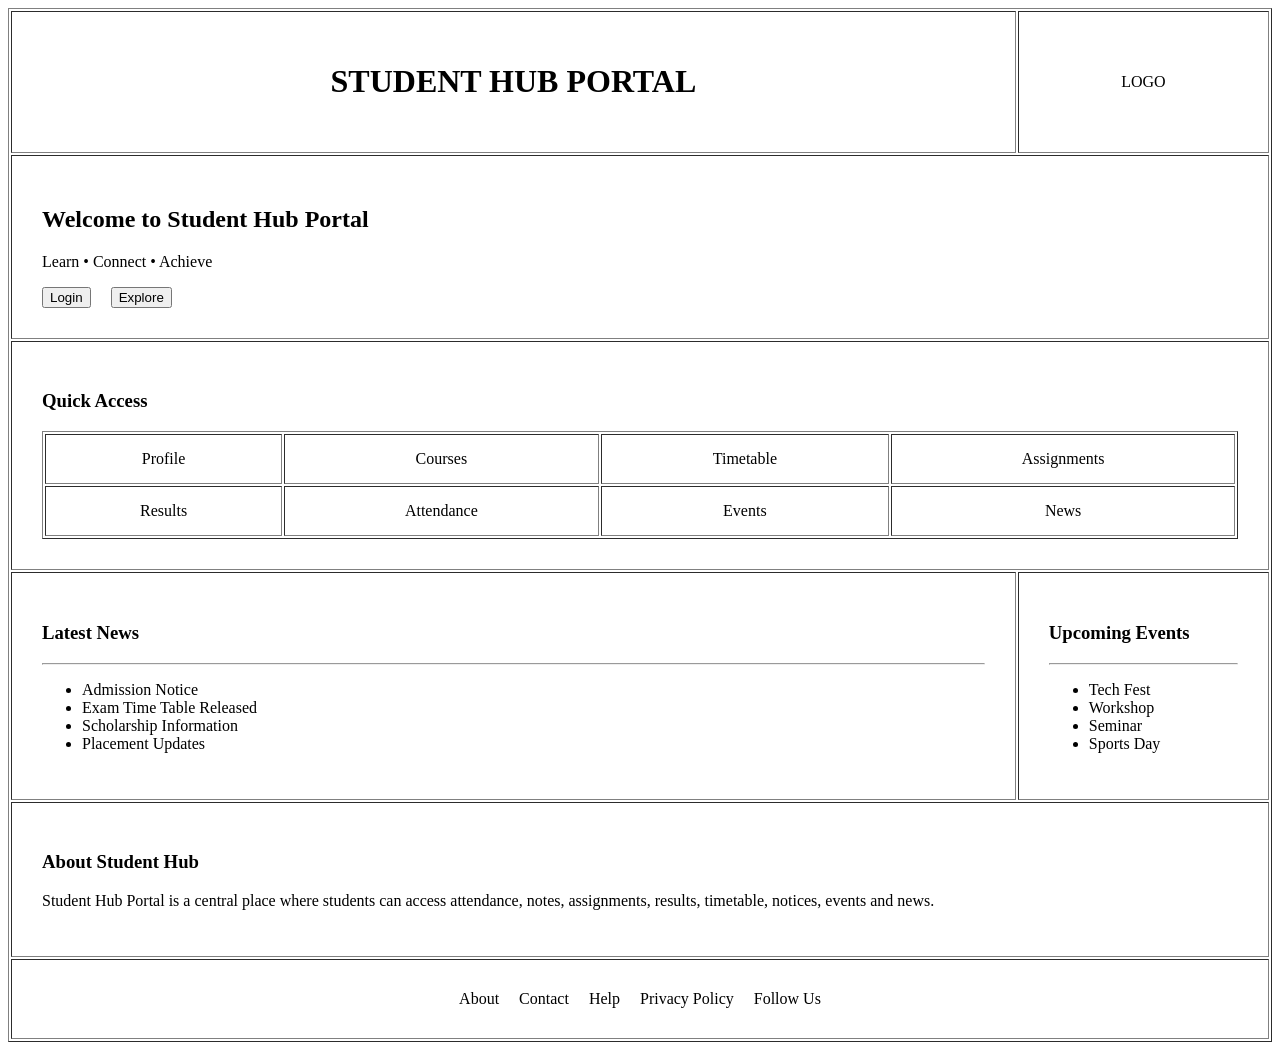
<file: index.html>
<!DOCTYPE html>
<html lang="en">
<head>
    <meta charset="UTF-8">
    <meta name="viewport" content="width=device-width, initial-scale=1.0">
    <title>Student Hub Portal - Home</title>
</head>
<body>

    <table border="1" width="100%" cellpadding="30">
        <tr>
            <td width="80%" align="center">
                <h1><b>STUDENT HUB PORTAL</b></h1>
            </td>
            <td width="20%" align="center">LOGO </td>
        </tr>

        <tr>
            <td colspan="2" >
                <h2>Welcome to Student Hub Portal</h2>
                <p>Learn • Connect • Achieve</p>
                <!-- <div style="display: flex; justify-content: flex-end; gap: 10px;"> -->
                <a href="login.html"><button>Login</button></a>
                &nbsp;&nbsp;&nbsp;
                <button>Explore</button>
                </div>
            </td>
        </tr>
        <tr>
            <td colspan="2">
                <h3>Quick Access</h3>
                <table width="100%" border="1" cellpadding="15">
                    <tr align="center">
                        <td>Profile</td>
                        <td>Courses</td>
                        <td>Timetable</td>      
                        <td>Assignments</td>
                    </tr>
                    <tr align="center">
                        <td>Results</td>
                        <td>Attendance</td>
                        <td>Events</td>
                        <td>News</td>
                    </tr>
                </table>
            </td>
        </tr>

        <tr>
            <td width="60%" valign="top">
                <h3>Latest News</h3>
                <hr>
                <ul>
                    <li>Admission Notice</li>
                    <li>Exam Time Table Released</li>
                    <li>Scholarship Information</li>
                    <li>Placement Updates</li>

                </ul>

            </td>

            <td width="40%" valign="top">

                <h3>Upcoming Events</h3>
                <hr>
                <ul>

                    <li>Tech Fest</li>
                    <li>Workshop</li>
                    <li>Seminar</li>
                    <li>Sports Day</li>

                </ul>
            </td>
        </tr>
        <tr>

            <td colspan="2">
                <h3>About Student Hub</h3>
                <p>

                    Student Hub Portal is a central place where students can
                    access attendance, notes, assignments, results,
                    timetable, notices, events and news.

                </p>
            </td
        </tr>
        <tr align="center">

            <td colspan="2">
                About &nbsp;&nbsp;&nbsp;
                Contact &nbsp;&nbsp;&nbsp;
                Help &nbsp;&nbsp;&nbsp;
                Privacy Policy &nbsp;&nbsp;&nbsp;
                Follow Us
            </td>

        </tr>
    </table>
</body>
</html>
</file>
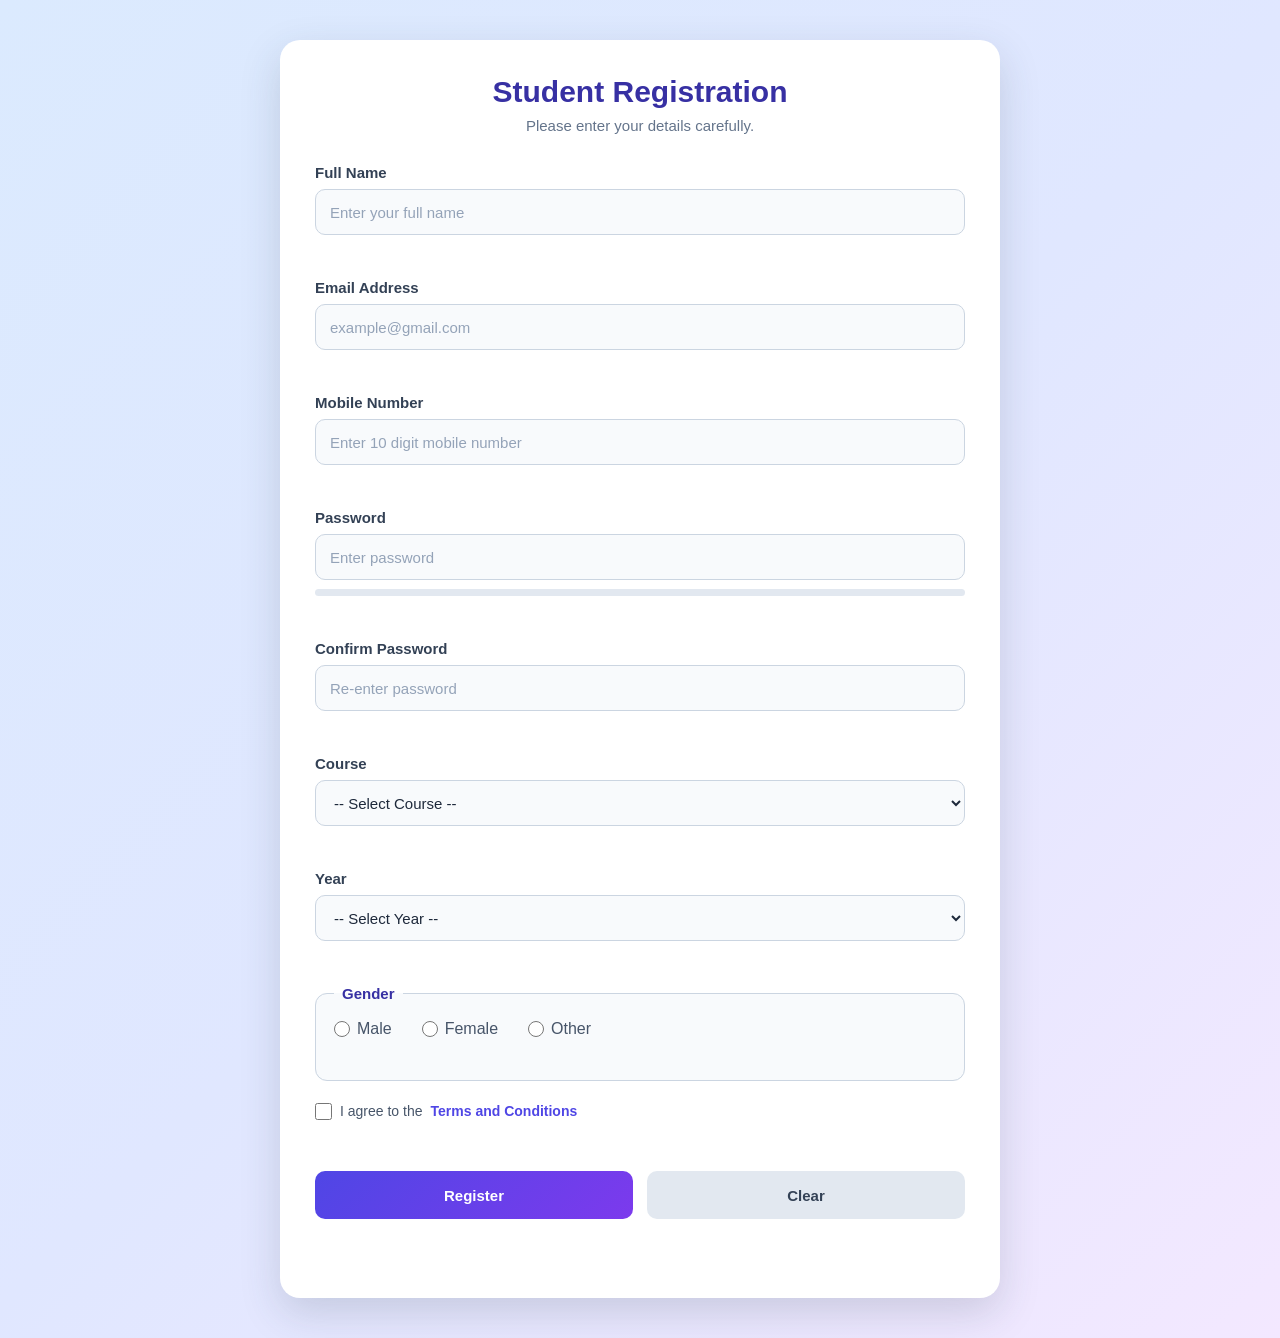
<file: Practical-5/index.html>
<!DOCTYPE html>
<html lang="en">

<head>
    <meta charset="UTF-8">
    <meta name="viewport"
          content="width=device-width, initial-scale=1.0">

    <title>Student Registration Form</title>

    <link rel="stylesheet" href="style.css">
</head>

<body>

    <main class="container">
        <section class="form-card">
            <h1>Student Registration</h1>

            <p class="subtitle">
                Please enter your details carefully.
            </p>

            <form id="registrationForm" novalidate>

                <div class="form-group">

                    <label for="name">
                        Full Name
                    </label>

                    <input
                        type="text"
                        id="name"
                        name="name"
                        placeholder="Enter your full name"
                        autocomplete="name"
                        required
                    >

                    <small id="nameError" class="error"></small>

                </div>

                <div class="form-group">

                    <label for="email">
                        Email Address
                    </label>

                    <input
                        type="email"
                        id="email"
                        name="email"
                        placeholder="example@gmail.com"
                        autocomplete="email"
                        required
                    >

                    <small id="emailError" class="error"></small>

                </div>

                <div class="form-group">

                    <label for="mobile">
                        Mobile Number
                    </label>

                    <input
                        type="tel"
                        id="mobile"
                        name="mobile"
                        placeholder="Enter 10 digit mobile number"
                        maxlength="10"
                        inputmode="numeric"
                        autocomplete="tel"
                        required
                    >

                    <small id="mobileError" class="error"></small>

                </div>

                <div class="form-group">

                    <label for="password">
                        Password
                    </label>

                    <input
                        type="password"
                        id="password"
                        name="password"
                        placeholder="Enter password"
                        autocomplete="new-password"
                        required
                    >

                    <div class="strength-container">

                        <div
                            id="strengthBar"
                            class="strength-bar">
                        </div>

                    </div>

                    <small
                        id="strengthText"
                        class="strength-text">
                    </small>

                    <small
                        id="passwordError"
                        class="error">
                    </small>

                </div>

                <div class="form-group">

                    <label for="confirmPassword">
                        Confirm Password
                    </label>

                    <input
                        type="password"
                        id="confirmPassword"
                        name="confirmPassword"
                        placeholder="Re-enter password"
                        autocomplete="new-password"
                        required
                    >

                    <small
                        id="confirmPasswordError"
                        class="error">
                    </small>

                </div>

                <div class="form-group">

                    <label for="course">
                        Course
                    </label>

                    <select id="course" name="course" required>

                        <option value="">
                            -- Select Course --
                        </option>

                        <option value="BCA">
                            BCA
                        </option>

                        <option value="BBA">
                            BBA
                        </option>

                        <option value="B.Tech">
                            B.Tech
                        </option>

                        <option value="MCA">
                            MCA
                        </option>

                    </select>

                    <small
                        id="courseError"
                        class="error">
                    </small>

                </div>

                <div class="form-group">

                    <label for="year">
                        Year
                    </label>

                    <select id="year" name="year" required>

                        <option value="">
                            -- Select Year --
                        </option>

                        <option value="1">
                            First Year
                        </option>

                        <option value="2">
                            Second Year
                        </option>

                        <option value="3">
                            Third Year
                        </option>

                        <option value="4">
                            Fourth Year
                        </option>

                    </select>

                    <small
                        id="yearError"
                        class="error">
                    </small>

                </div>

                <fieldset>

                    <legend>Gender</legend>
                    <div class="gender-options">

                        <label>
                            <input
                                type="radio"
                                name="gender"
                                value="Male"
                            >
                            Male
                        </label>

                        <label>
                            <input
                                type="radio"
                                name="gender"
                                value="Female"
                            >
                            Female
                        </label>

                        <label>
                            <input
                                type="radio"
                                name="gender"
                                value="Other"
                            >
                            Other
                        </label>

                    </div>

                    <small
                        id="genderError"
                        class="error">
                    </small>

                </fieldset>

                <div class="terms">

                    <label>

                        <input
                            type="checkbox"
                            id="terms"
                            name="terms"
                        >

                        I agree to the
                        <span>Terms and Conditions</span>

                    </label>

                    <small
                        id="termsError"
                        class="error">
                    </small>

                </div>

                <div class="buttons">

                    <button
                        type="submit"
                        id="submitButton">
                        Register
                    </button>

                    <button
                        type="reset"
                        id="resetButton">
                        Clear
                    </button>

                </div>

                <div
                    id="successMessage"
                    class="success"
                    role="alert">
                </div>

            </form>
        </section>
    </main>

    <script src="script.js"></script>

</body>
</html>
</file>
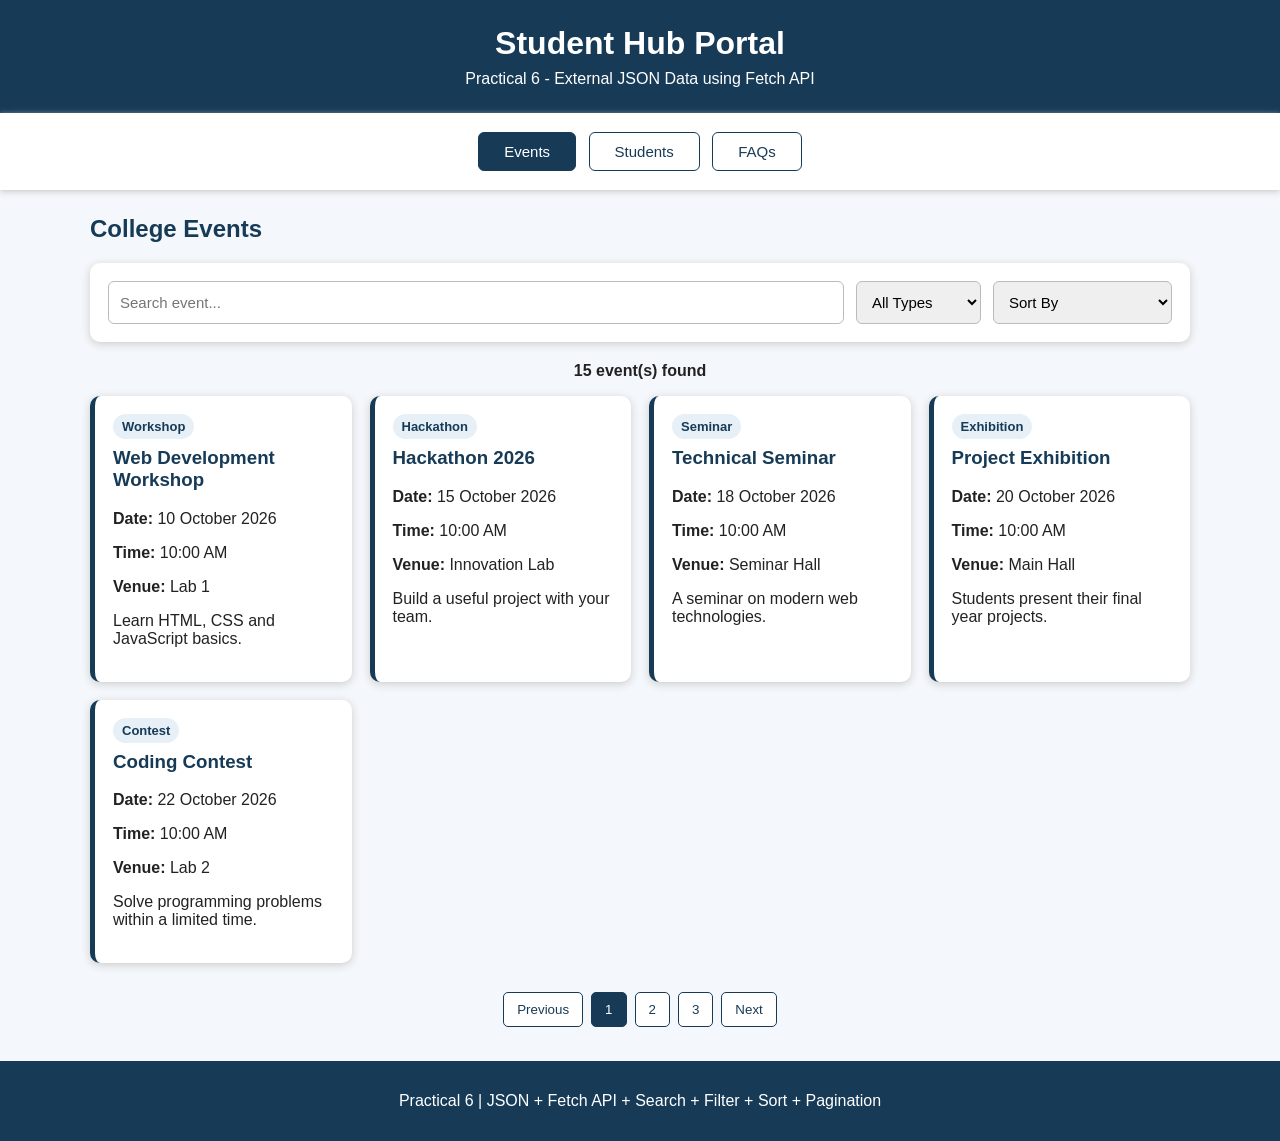
<file: Practical_6/index.html>
<!DOCTYPE html>
<html lang="en">
<head>
    <meta charset="UTF-8">
    <meta name="viewport" content="width=device-width, initial-scale=1.0">
    <title>Student Hub - Practical 6</title>
    <link rel="stylesheet" href="style.css">
</head>
<body>

<header>
    <h1>Student Hub Portal</h1>
    <p>Practical 6 - External JSON Data using Fetch API</p>
</header>

<nav class="menu">
    <button class="menu-btn active" onclick="showSection('events')">Events</button>
    <button class="menu-btn" onclick="showSection('students')">Students</button>
    <button class="menu-btn" onclick="showSection('faqs')">FAQs</button>
</nav>

<main>
    <section id="eventsSection" class="section">
        <h2>College Events</h2>

        <div class="controls">
            <input type="text" id="eventSearch" placeholder="Search event...">
            <select id="eventFilter">
                <option value="all">All Types</option>
            </select>
            <select id="eventSort">
                <option value="default">Sort By</option>
                <option value="nameAsc">Name A-Z</option>
                <option value="nameDesc">Name Z-A</option>
                <option value="dateAsc">Date Oldest-Newest</option>
                <option value="dateDesc">Date Newest-Oldest</option>
            </select>
        </div>

        <p id="eventStatus" class="status">Loading events...</p>
        <div id="eventContainer" class="grid"></div>
        <div id="eventPagination" class="pagination"></div>
    </section>

    <section id="studentsSection" class="section hidden">
        <h2>Student Profiles</h2>

        <div class="controls">
            <input type="text" id="studentSearch" placeholder="Search student...">
            <select id="studentCourse">
                <option value="all">All Courses</option>
            </select>
            <select id="studentSort">
                <option value="default">Sort By</option>
                <option value="nameAsc">Name A-Z</option>
                <option value="nameDesc">Name Z-A</option>
            </select>
        </div>

        <p id="studentStatus" class="status">Loading students...</p>
        <div id="studentContainer" class="grid"></div>
        <div id="studentPagination" class="pagination"></div>
    </section>

    <section id="faqsSection" class="section hidden">
        <h2>Frequently Asked Questions</h2>

        <div class="controls">
            <input type="text" id="faqSearch" placeholder="Search question...">
        </div>

        <p id="faqStatus" class="status">Loading FAQs...</p>
        <div id="faqContainer"></div>
        <div id="faqPagination" class="pagination"></div>
    </section>
</main>

<footer>
    <p>Practical 6 | JSON + Fetch API + Search + Filter + Sort + Pagination</p>
</footer>

<script src="script.js"></script>
</body>
</html>
</file>
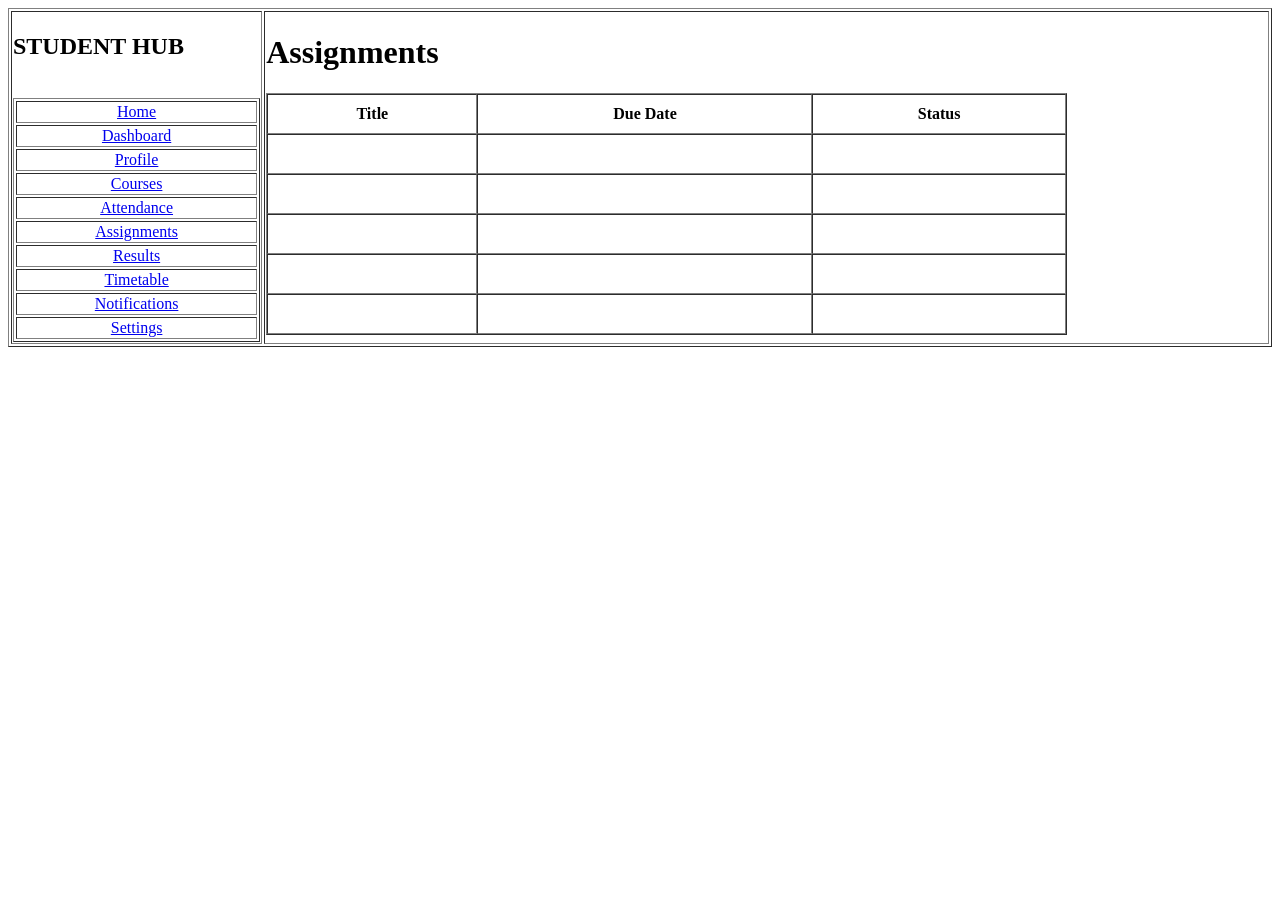
<file: assignments.html>
<!DOCTYPE html>
<html>
<head>
    <title>Student Hub - Attendance</title>
</head>

<body>

<table border="1" width="100%">
    <tr>
        <td width="20%" valign="top">
            <h2>STUDENT HUB</h2>
             <br>
            <table border="1" width="100%">
                <tr>
                    <td align="center"><a href="index.html">Home</a></td>
                </tr>
                <tr>
                    <td align="center"><a href="dashboard.html">Dashboard</a></td>
                </tr>
                <tr>
                    <td align="center"><a href="profile.html">Profile</a></td>
                </tr>
                <tr>
                    <td align="center"><a href="courses.html">Courses</a></td>
                </tr>
                <tr>
                    <td align="center"><a href="attendance.html">Attendance</a></td>
                </tr>
                <tr>
                    <td align="center"><a href="assignments.html">Assignments</a></td>
                </tr>
                <tr>
                    <td align="center"><a href="results.html">Results</a></td>
                </tr>
                <tr>
                    <td align="center"><a href="timetable.html">Timetable</a></td>
                </tr>
                <tr>
                    <td align="center"><a href="notifications.html">Notifications</a></td>
                </tr>
                <tr>
                    <td align="center"><a href="settings.html">Settings</a></td>
                </tr>
            </table>
        </td>
    <td valign="top">
        <h1>Assignments</h1>
        <table border="1" width="80%" cellspacing="0" cellpadding="10">
            <tr>    
                <th>Title</th>
                <th>Due Date</th>
                <th>Status</th>
            </tr>

            <tr>
                <td>&nbsp;</td>
                <td></td>
                <td></td>
            </tr>

            <tr>
                <td>&nbsp;</td>
                <td></td>
                <td></td>
            </tr>

            <tr>
                <td>&nbsp;</td>
                <td></td>
                <td></td>
            </tr>

            <tr>
                <td>&nbsp;</td>
                <td></td>
                <td></td>
            </tr>

            <tr>
                <td>&nbsp;</td>
                <td></td>
                <td></td>
            </tr>

        </table>
    </td>
</tr>
</table>
</body>
</html>
</file>
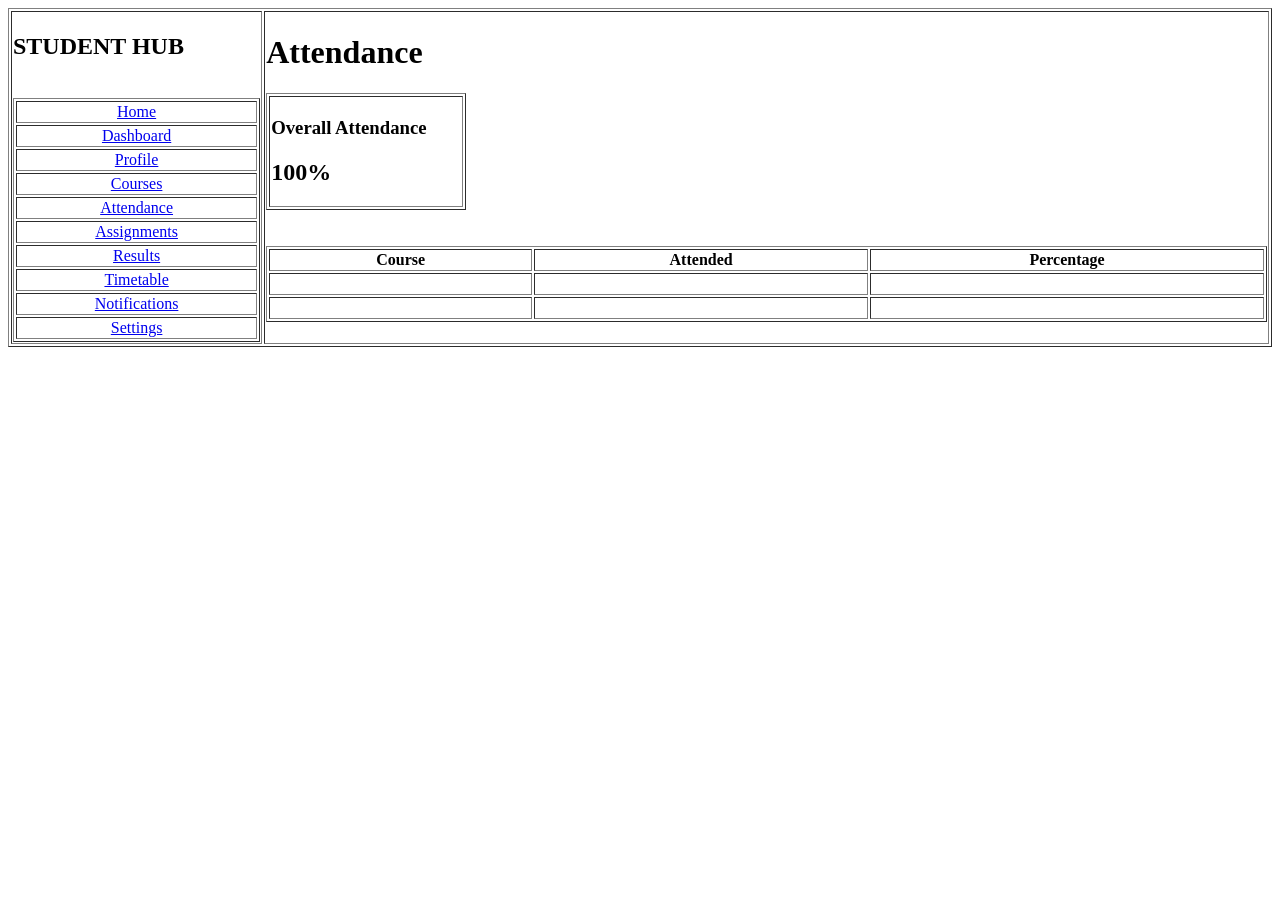
<file: attendance.html>
<!DOCTYPE html>
<html>
<head>
    <meta charset="UTF-8">
    <meta name="viewport" content="width=device-width, initial-scale=1.0">  
    <title>Student Hub - Attendance</title>
</head>

<body>

<table border="1" width="100%">
    <tr>
        <td width="20%" valign="top">
            <h2>STUDENT HUB</h2>
             <br>
             <table border="1" width="100%">
                <tr>
                    <td align="center"><a href="index.html">Home</a></td>
                </tr>
                <tr>
                    <td align="center"><a href="dashboard.html">Dashboard</a></td>
                </tr>
                <tr>
                    <td align="center"><a href="profile.html">Profile</a></td>
                </tr>
                <tr>
                    <td align="center"><a href="courses.html">Courses</a></td>
                </tr>
                <tr>
                    <td align="center"><a href="attendance.html">Attendance</a></td>
                </tr>
                <tr>
                    <td align="center"><a href="assignments.html">Assignments</a></td>
                </tr>
                <tr>
                    <td align="center"><a href="results.html">Results</a></td>
                </tr>
                <tr>
                    <td align="center"><a href="timetable.html">Timetable</a></td>
                </tr>
                <tr>
                    <td align="center"><a href="notifications.html">Notifications</a></td>
                </tr>
                <tr>
                    <td align="center"><a href="settings.html">Settings</a></td>
                </tr>
            </table>
        </td>
    <td valign="top">
        <h1>Attendance</h1>
        <table border="1" width="20%" height="80">
            <tr>
                <td valign="top">
                    <h3>Overall Attendance</h3>
                    <h2>100%</h2>
                </td>
            </tr>
        </table>
        <br><br>
        <table border="1" width="100%">
            <tr>
                <th>Course</th>
                <th>Attended</th>
                <th>Percentage</th>
            </tr>

            <tr>
                <td>&nbsp;</td>
                <td></td>
                <td></td>
            </tr>

            <tr>
                <td>&nbsp;</td>
                <td></td>
                <td></td>
            </tr>

        </table>
    </td>
</tr>
</table>
</body>
</html>
</file>
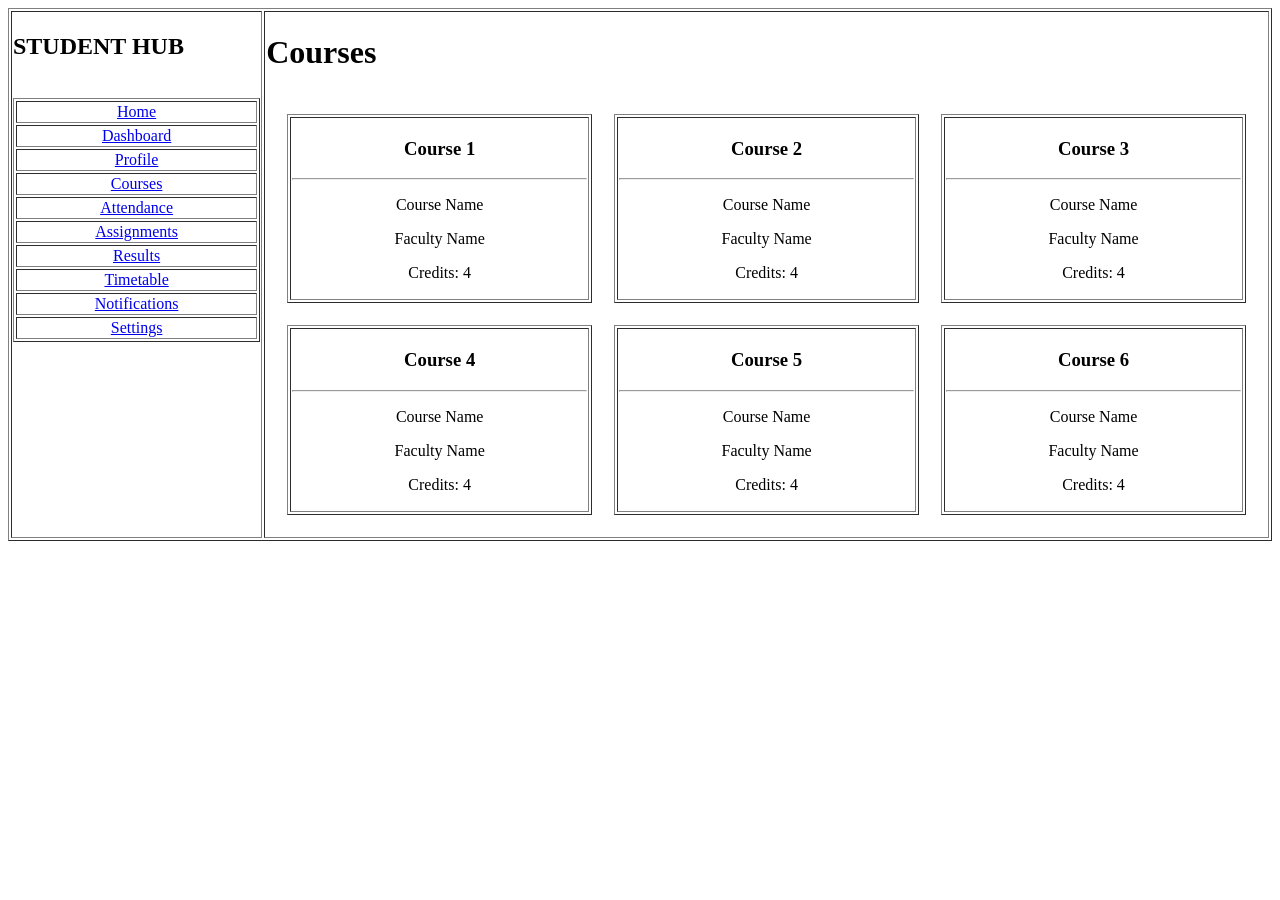
<file: courses.html>
<!DOCTYPE html>
<html>
<head>
    <meta charset="UTF-8">
    <meta name="viewport" content="width=device-width, initial-scale=1.0">
    <title>Student Hub - Courses</title>
</head>

<body>

<table border="1" width="100%" >
    <tr>
        <td width="20%" valign="top">
            <h2>STUDENT HUB</h2>
             <br>
            <table border="1" width="100%">
                <tr>
                    <td align="center"><a href="index.html">Home</a></td>
                </tr>
                <tr>
                    <td align="center"><a href="dashboard.html">Dashboard</a></td>
                </tr>
                <tr>
                    <td align="center"><a href="profile.html">Profile</a></td>
                </tr>
                <tr>
                    <td align="center"><a href="courses.html">Courses</a></td>
                </tr>
                <tr>
                    <td align="center"><a href="attendance.html">Attendance</a></td>
                </tr>
                <tr>
                    <td align="center"><a href="assignments.html">Assignments</a></td>
                </tr>
                <tr>
                    <td align="center"><a href="results.html">Results</a></td>
                </tr>
                <tr>
                    <td align="center"><a href="timetable.html">Timetable</a></td>
                </tr>
                <tr>
                    <td align="center"><a href="notifications.html">Notifications</a></td>
                </tr>
                <tr>
                    <td align="center"><a href="settings.html">Settings</a></td>
                </tr>
            </table>
        </td>

<td valign="top">
<h1>Courses</h1>
<table width="100%" cellspacing="20">

<tr>

<td width="33%">
    <table border="1" width="100%" height="180">
        <tr>
            <td align="center">
                <h3>Course 1</h3>
                <hr>
                <p>Course Name</p>
                <p>Faculty Name</p>
                <p>Credits: 4</p>
            </td>
        </tr>
    </table>
</td>

<td width="33%">
    <table border="1" width="100%" height="180">
        <tr>
            <td align="center">
                <h3>Course 2</h3>
                <hr>
                <p>Course Name</p>
                <p>Faculty Name</p>
                <p>Credits: 4</p>
            </td>
        </tr>
    </table>
</td>

<td width="33%">
    <table border="1" width="100%" height="180">
        <tr>
            <td align="center">
                <h3>Course 3</h3>
                <hr>
                <p>Course Name</p>
                <p>Faculty Name</p>
                <p>Credits: 4</p>
            </td>
        </tr>
    </table>
</td>

</tr>

<tr>

<td>
    <table border="1" width="100%" height="180">
        <tr>
            <td align="center">
                <h3>Course 4</h3>
                <hr>
                <p>Course Name</p>
                <p>Faculty Name</p>
                <p>Credits: 4</p>
            </td>
        </tr>
    </table>
</td>

<td>
    <table border="1" width="100%" height="180">
        <tr>
            <td align="center">
                <h3>Course 5</h3>
                <hr>
                <p>Course Name</p>
                <p>Faculty Name</p>
                <p>Credits: 4</p>
            </td>
        </tr>
    </table>
</td>

<td>
    <table border="1" width="100%" height="180">
        <tr>
            <td align="center">
                <h3>Course 6</h3>
                <hr>
                <p>Course Name</p>
                <p>Faculty Name</p>
                <p>Credits: 4</p>
            </td>
        </tr>
    </table>
</td>
</tr>
</body>
</html>
</file>
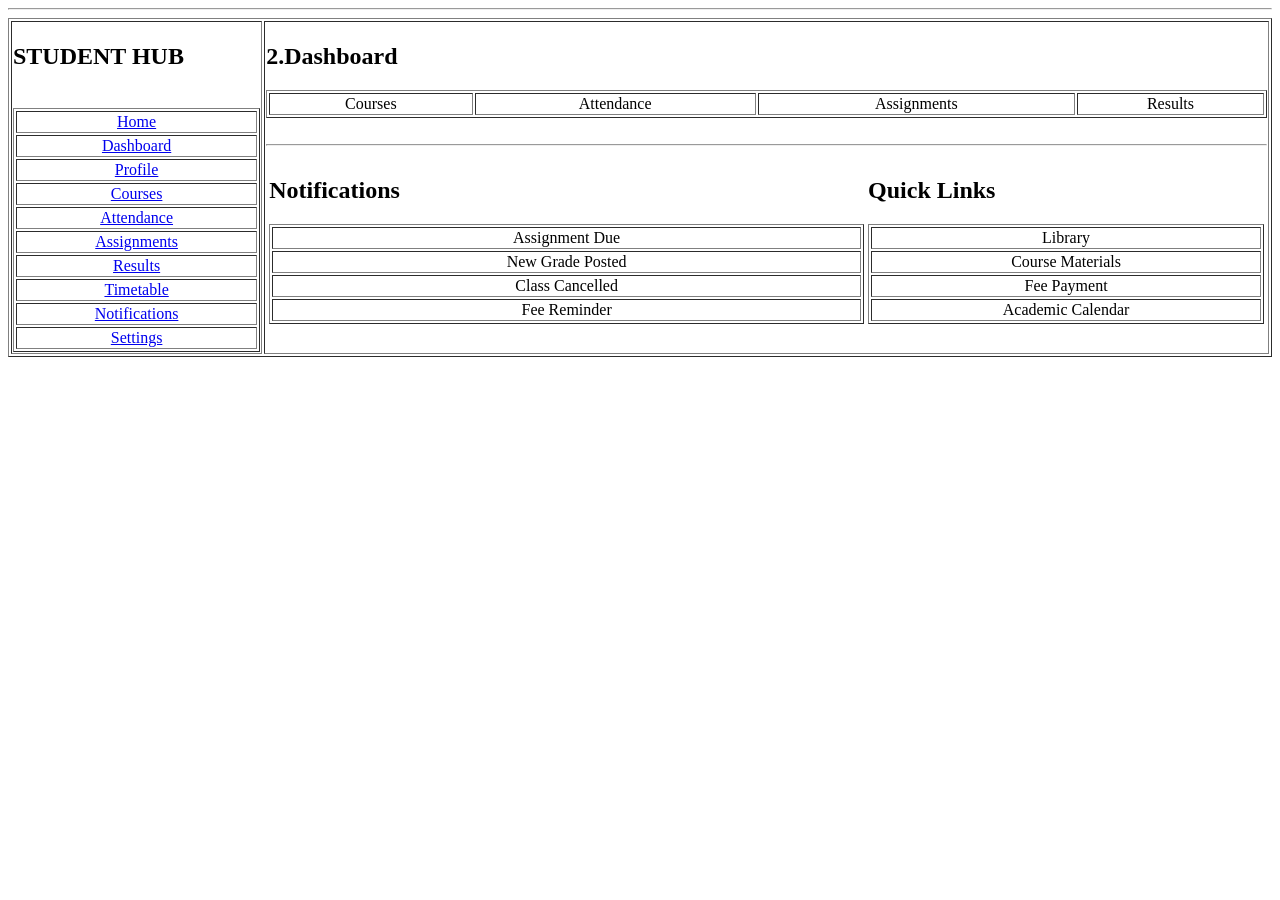
<file: dashboard.html>
<!DOCTYPE html>
<html>
<head>
    <meta charset="UTF-8">
    <meta name="viewport" content="width=device-width, initial-scale=1.0">
    <title>Student Hub Dashboard</title>
</head>

<body>
    <hr>
    <table border="1" width="100%">
        <tr>
           <td width="20%" valign="top">
            <h2>STUDENT HUB</h2>
            <br>
            <table border="1" width="100%">
                <tr>
                    <td align="center"><a href="index.html">Home</a></td>
                </tr>
                <tr>
                    <td align="center"><a href="dashboard.html">Dashboard</a></td>
                </tr>
                <tr>
                    <td align="center"><a href="profile.html">Profile</a></td>
                </tr>
                <tr>
                    <td align="center"><a href="courses.html">Courses</a></td>
                </tr>
                <tr>
                    <td align="center"><a href="attendance.html">Attendance</a></td>
                </tr>
                <tr>
                    <td align="center"><a href="assignments.html">Assignments</a></td>
                </tr>
                <tr>
                    <td align="center"><a href="results.html">Results</a></td>
                </tr>
                <tr>
                    <td align="center"><a href="timetable.html">Timetable</a></td>
                </tr>
                <tr>
                    <td align="center"><a href="notifications.html">Notifications</a></td>
                </tr>
                <tr>
                    <td align="center"><a href="settings.html">Settings</a></td>
                </tr>
            </table>
        </td>
       
            <td valign="top">

                <h2>2.Dashboard</h2>

                <table border="1" width="100%">
                    <tr>
                        <td align="center">Courses</td>
                        <td align="center">Attendance</td>
                        <td align="center">Assignments</td>
                        <td align="center">Results</td>
                    </tr>
                </table>
                <br>
                <hr>
                <table width="100%">
                    <tr>
                        <td width="60%" valign="top">
                            <h2>Notifications</h2>
                            <table border="1" width="100%">
                                <tr>
                                    <td align="center">Assignment Due</td>
                                </tr>
                                <tr>
                                    <td align="center">New Grade Posted</td>
                                </tr>
                                <tr>
                                    <td align="center">Class Cancelled</td>
                                </tr>
                                <tr>
                                    <td align="center">Fee Reminder</td>
                                </tr>
                            </table>
                        </td>
               
                        <td width="40%" valign="top">
                            <h2>Quick Links</h2>
                            <table border="1" width="100%">
                                <tr>
                                    <td align="center">Library</td>
                                </tr>
                                <tr>
                                    <td align="center">Course Materials</td>
                                </tr>
                                <tr>
                                    <td align="center">Fee Payment</td>
                                </tr>
                                <tr>
                                    <td align="center">Academic Calendar</td>
                                </tr>
                            </table>
                        </td>
                    </tr>
                </table>
            </td>
        </tr>
    </table>

</body>
</html>
</file>
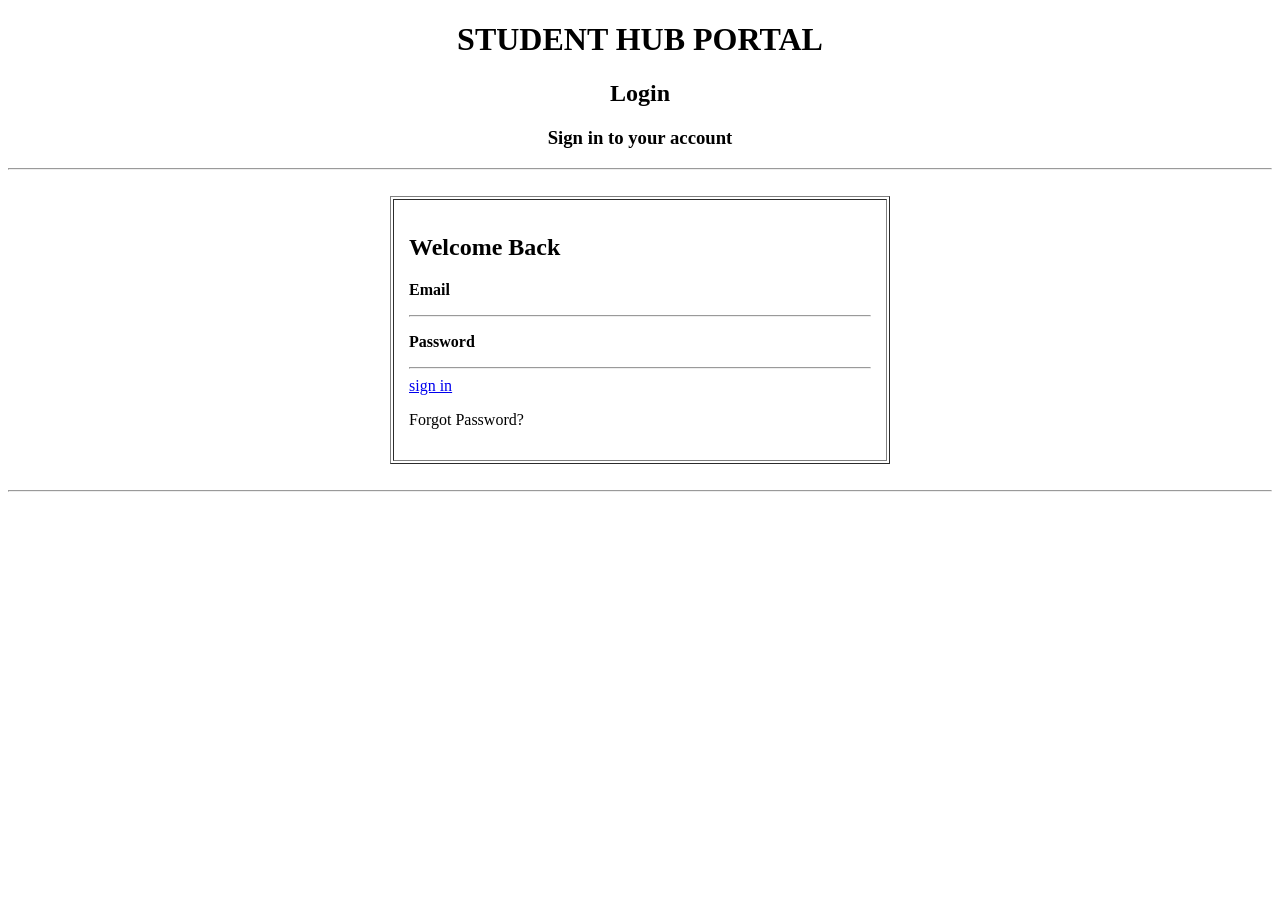
<file: login.html>
<!DOCTYPE html>
<html>
<head>
    <meta charset="UTF-8">
    <meta name="viewport" content="width=device-width, initial-scale=1.0">
    <title>Student Hub - Login</title>
</head>

<body>

    <center>
        <h1>STUDENT HUB PORTAL</h1>
        <h2>Login</h2   >
        <h3>Sign in to your account</h3>
    </center>
    <hr>
    <br>

    <center>
        <table border="1" cellpadding="15" width="500">

            <tr>
                <td>
                    <h2>Welcome Back</h2>
                    <p><b>Email</b></p>
                    <hr>
                    <p><b>Password</b></p>
                    <hr>
                    <a href="dashboard.html">sign in</a>
                    <br>
                    <p>Forgot Password?</p>
                </td>
            </tr>
        </table>
    </center>
    <br>    
    <hr>
</body>
</html>
</file>
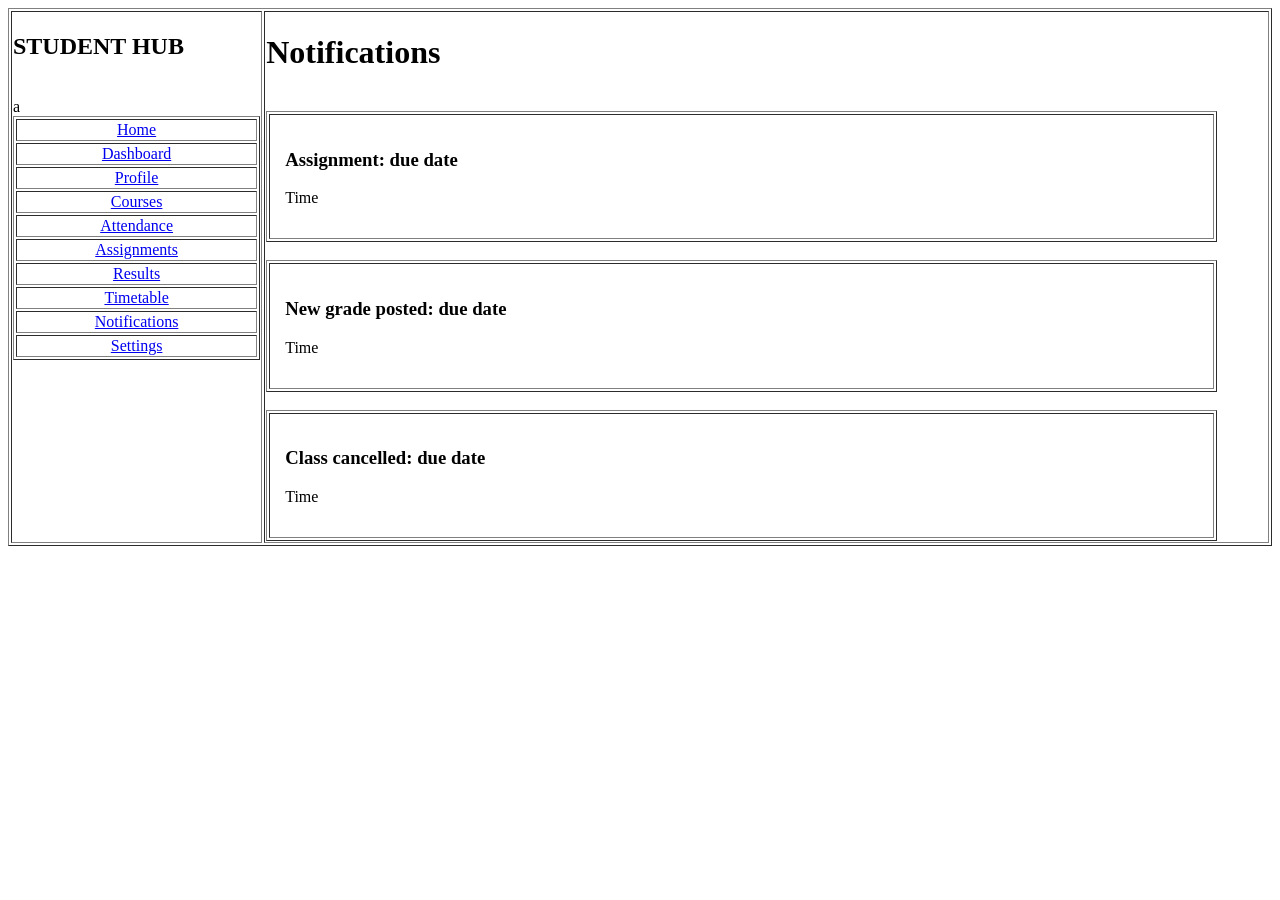
<file: notifications.html>
<!DOCTYPE html>
<html>
<head>
    <meta charset="UTF-8">
    <meta name="viewport" content="width=device-width, initial-scale=1.0">  
    <title>Student Hub - Notifications</title>
</head>

<body>

<table border="1" width="100%">
    <tr>
        <td width="20%" valign="top">
            <h2>STUDENT HUB</h2>
            <br>
            <table border="1" width="100%">
                <tr>
                    <td align="center"><a href="index.html">Home</a></td>
                </tr>
                <tr>
                    <td align="center"><a href="dashboard.html">Dashboard</a></td>
                </tr>
                <tr>
                    <td align="center"><a href="profile.html">Profile</a></td>
                </tr>
                <tr>
                    <td align="center"><a href="courses.html">Courses</a></td>
                </tr>
                <tr>
                    <td align="center"><a href="attendance.html">Attendance</a></td>
                </tr>
                <tr>
                    <td align="center"><a href="assignments.html">Assignments</a></td>
                </tr>
                <tr>
                    <td align="center"><a href="results.html">Results</a></td>
                </tr>
                <tr>
                    <td align="center"><a href="timetable.html">Timetable</a></td>
                </tr>
                <tr>
                    <td align="center"><a href="notifications.html">Notifications</a></td>
                </tr>
                <tr>a
                    <td align="center"><a href="settings.html">Settings</a></td>
                </tr>
            </table>
            <br>

        <td valign="top">

            <h1>Notifications</h1>

            <br>

            <table border="1" width="95%" cellpadding="15">
                <tr>
                    <td>
                        <h3>Assignment: due date</h3>
                        <p>Time</p>
                    </td>
                </tr>
            </table>

            <br>

            <table border="1" width="95%" cellpadding="15">
                <tr>
                    <td>
                        <h3>New grade posted: due date</h3>
                        <p>Time</p>
                    </td>
                </tr>
            </table>

            <br>

            <table border="1" width="95%" cellpadding="15">
                <tr>
                    <td>
                        <h3>Class cancelled: due date</h3>
                        <p>Time</p>
                    </td>
                </tr>
            </table>

        </td>

    </tr>

</table>

</body>
</html>
</file>
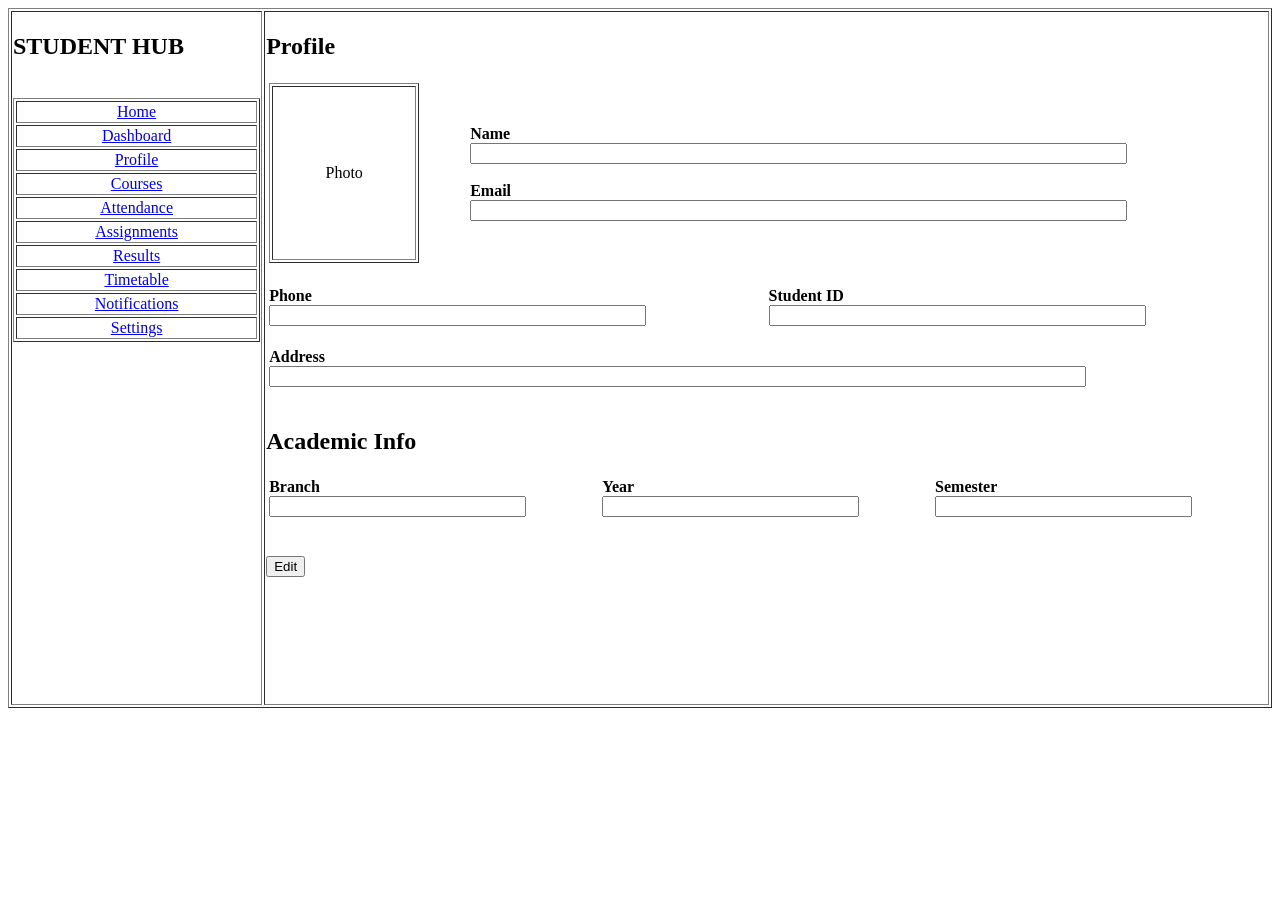
<file: profile.html>
<!DOCTYPE html>
<html>
<head>
    <meta charset="UTF-8">
    <meta name="viewport" content="width=device-width, initial-scale=1.0">
    <title>Student Hub - Profile</title>
</head>

<body>

<table border="1" width="100%" height="700">
    <tr>
        <td width="20%" valign="top">
            <h2>STUDENT HUB</h2>
            <br>
            <table border="1" width="100%">
                <tr>
                    <td align="center"><a href="index.html">Home</a></td>
                </tr>
                <tr>
                    <td align="center"><a href="dashboard.html">Dashboard</a></td>
                </tr>
                <tr>
                    <td align="center"><a href="profile.html">Profile</a></td>
                </tr>
                <tr>
                    <td align="center"><a href="courses.html">Courses</a></td>
                </tr>
                <tr>
                    <td align="center"><a href="attendance.html">Attendance</a></td>
                </tr>
                <tr>
                    <td align="center"><a href="assignments.html">Assignments</a></td>
                </tr>
                <tr>
                    <td align="center"><a href="results.html">Results</a></td>
                </tr>
                <tr>
                    <td align="center"><a href="timetable.html">Timetable</a></td>
                </tr>
                <tr>
                    <td align="center"><a href="notifications.html">Notifications</a></td>
                </tr>
                <tr>
                    <td align="center"><a href="settings.html">Settings</a></td>
                </tr>
            </table>
        </td>

        <td valign="top">

            <h2>Profile</h2>
            <table width="100%">
                <tr>
                    <td width="20%">
                        <table border="1" width="150" height="180">
                            <tr>
                                <td align="center">
                                    Photo
                                </td>
                            </tr>
                        </table>
                    </td>
                    <td>
                        <b>Name</b>
                        <br>
                        <input type="text" size="80">

                        <br><br>

                        <b>Email</b>
                        <br>
                        <input type="text" size="80">
                    </td>
                </tr>
            </table>
            <br>

            <table width="100%">
                <tr>
                    <td>
                        <b>Phone</b>
                        <br>
                        <input type="text" size="45">
                    </td>
                    <td>
                        <b>Student ID</b>
                        <br>
                        <input type="text" size="45">
                    </td>
                </tr>
                <tr>
                    <td colspan="2">

                        <br>

                        <b>Address</b>
                        <br>

                        <input type="text" size="100">

                    </td>
                </tr>
            </table>

            <br>

            <h2>Academic Info</h2>

            <table width="100%">
                <tr>
                    <td>
                        <b>Branch</b>
                        <br>
                        <input type="text" size="30">
                    </td>

                    <td>
                        <b>Year</b>
                        <br>
                        <input type="text" size="30">
                    </td>

                    <td>
                        <b>Semester</b>
                        <br>
                        <input type="text" size="30">
                    </td>
                </tr>
            </table>

            <br><br>

            <input type="button" value="Edit">

        </td>
    </tr>
</table>

</body>
</html>
</file>
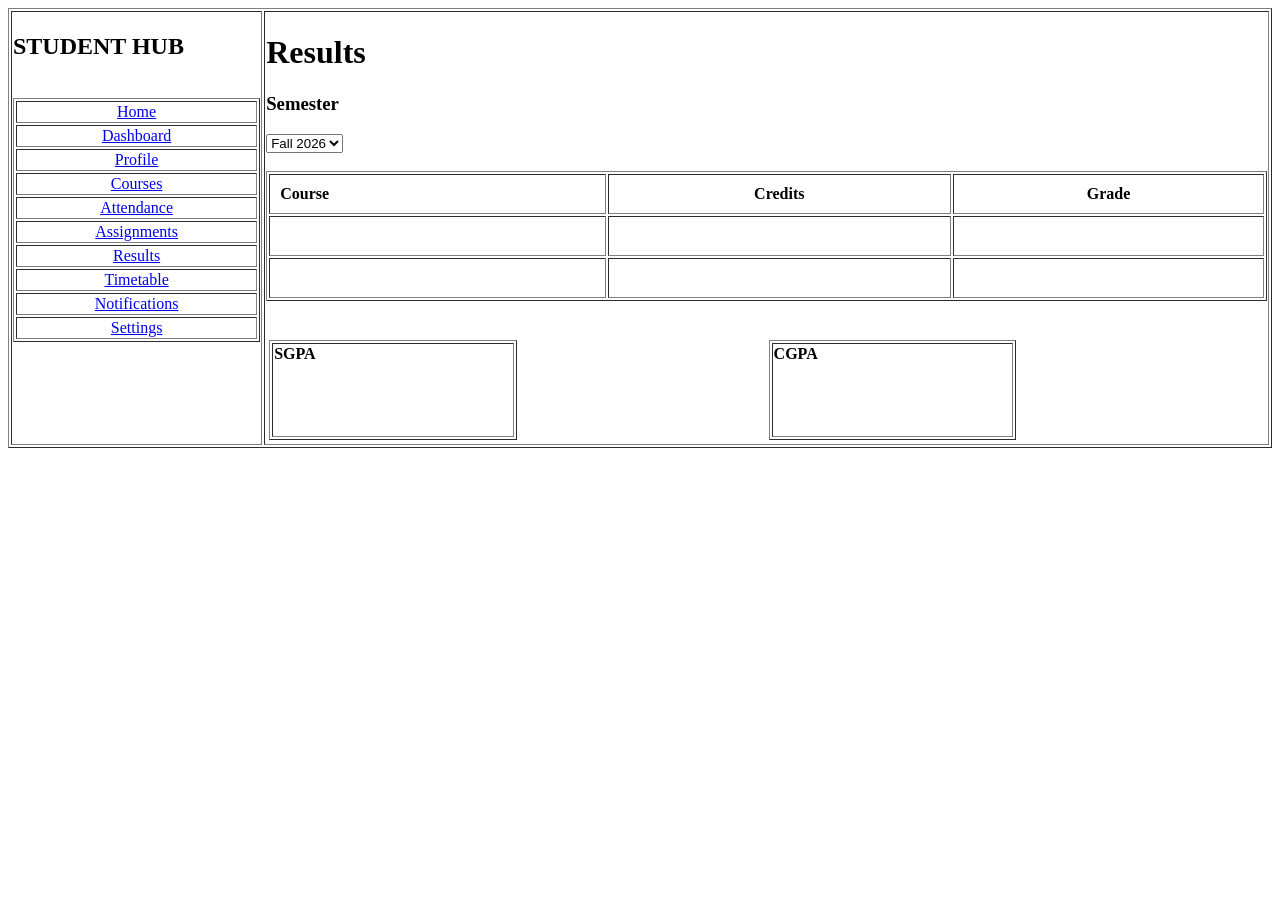
<file: results.html>
<!DOCTYPE html>
<html>
<head>
    <title>Student Hub - Results</title>
</head>
<body>
<table border="1" width="100%">
    <tr>
        <td width="20%" valign="top">
            <h2>STUDENT HUB</h2>
                <br>
            <table border="1" width="100%">
                <tr>
                    <td align="center"><a href="index.html">Home</a></td>
                </tr>
                <tr>
                    <td align="center"><a href="dashboard.html">Dashboard</a></td>
                </tr>
                <tr>
                    <td align="center"><a href="profile.html">Profile</a></td>
                </tr>
                <tr>
                    <td align="center"><a href="courses.html">Courses</a></td>
                </tr>
                <tr>
                    <td align="center"><a href="attendance.html">Attendance</a></td>
                </tr>
                <tr>
                    <td align="center"><a href="assignments.html">Assignments</a></td>
                </tr>
                <tr>
                    <td align="center"><a href="results.html">Results</a></td>
                </tr>
                <tr>
                    <td align="center"><a href="timetable.html">Timetable</a></td>
                </tr>
                <tr>
                    <td align="center"><a href="notifications.html">Notifications</a></td>
                </tr>
                <tr>
                    <td align="center"><a href="settings.html">Settings</a></td>
                </tr>
            </table>

</td>


<td valign="top">
    <h1>Results</h1>
    <h3>Semester</h3>

    <select>
    <option>Fall 2026</option>
    </select>

    <br><br>
    <table border="1" width="100%" cellpadding="10">

        <tr>
            <th align="left">Course</th>
            <th>Credits</th>
            <th>Grade</th>
        </tr>
        <tr>
            <td>&nbsp;</td>
            <td>&nbsp;</td>
            <td>&nbsp;</td>
        </tr>
        <tr>
            <td>&nbsp;</td>
            <td>&nbsp;</td>
            <td>&nbsp;</td>
        </tr>

    </table>

<br><br>

    <table width="100%" border="0">
        <tr>
        <td width="50%">
            <table border="1" width="50%" height="100">
                <tr>
                    <td valign="top">
                    <b>SGPA</b>
                    </td>
                </tr>
            </table>    
        </td>   
        <td width="50%">
            <table border="1" width="50%" height="100">
                <tr>
                    <td valign="top">
                    <b>CGPA</b>
                    </td>
                </tr>
            </table>
        </td>
        </tr>

    </table>

</td>
    </tr>
</table>
</body>
</html>
</file>
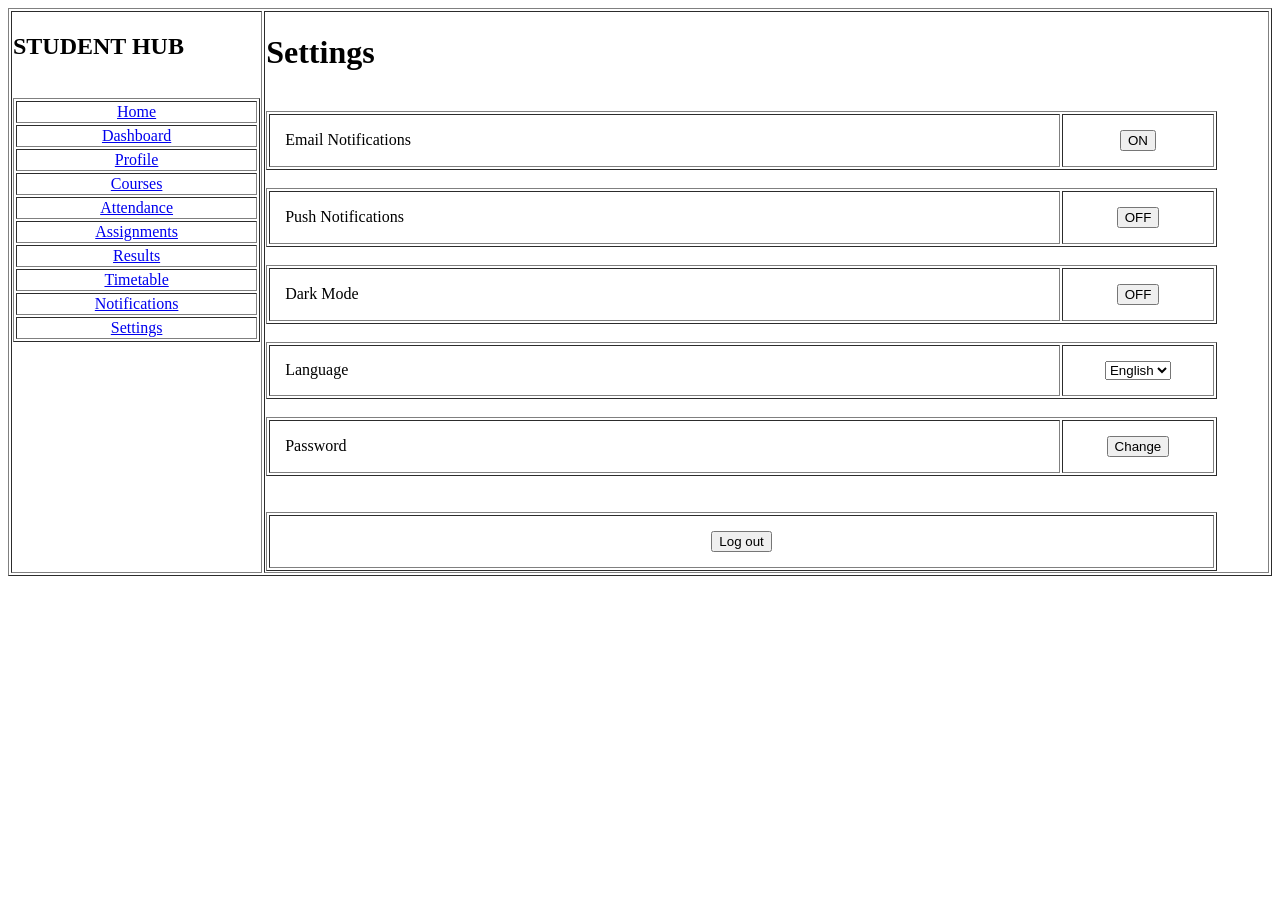
<file: settings.html>
<!DOCTYPE html>
<html>
<head>
    <meta charset="UTF-8">
    <meta name="viewport" content="width=device-width, initial-scale=1.0">  
    <title>Student Hub - Settings</title>
</head>

<body>

<table border="1" width="100%">
    <tr>
        <td width="20%" valign="top">
            <h2>STUDENT HUB</h2>
            <br>
            <table border="1" width="100%">
                <tr>
                    <td align="center"><a href="index.html">Home</a></td>
                </tr>
                <tr>
                    <td align="center"><a href="dashboard.html">Dashboard</a></td>
                </tr>
                <tr>
                    <td align="center"><a href="profile.html">Profile</a></td>
                </tr>
                <tr>
                    <td align="center"><a href="courses.html">Courses</a></td>
                </tr>
                <tr>
                    <td align="center"><a href="attendance.html">Attendance</a></td>
                </tr>
                <tr>
                    <td align="center"><a href="assignments.html">Assignments</a></td>
                </tr>
                <tr>
                    <td align="center"><a href="results.html">Results</a></td>
                </tr>
                <tr>
                    <td align="center"><a href="timetable.html">Timetable</a></td>
                </tr>
                <tr>
                    <td align="center"><a href="notifications.html">Notifications</a></td>
                </tr>
                <tr>
                    <td align="center"><a href="settings.html">Settings</a></td>
                </tr>
            </table>

        </td>
        <td valign="top">

            <h1>Settings</h1>

            <br>

            <table border="1" width="95%" cellpadding="15">
                <tr>
                    <td>Email Notifications</td>
                    <td align="center" width="120">
                        <button>ON</button>
                    </td>
                </tr>
            </table>

            <br>

            <table border="1" width="95%" cellpadding="15">
                <tr>
                    <td>Push Notifications</td>
                    <td align="center" width="120">
                        <button>OFF</button>
                    </td>
                </tr>
            </table>

            <br>

            <table border="1" width="95%" cellpadding="15">
                <tr>
                    <td>Dark Mode</td>
                    <td align="center" width="120">
                        <button>OFF</button>
                    </td>
                </tr>
            </table>

            <br>

            <table border="1" width="95%" cellpadding="15">
                <tr>
                    <td>Language</td>
                    <td align="center" width="120">
                        <select>
                            <option>English</option>
                        </select>
                    </td>
                </tr>
            </table>

            <br>

            <table border="1" width="95%" cellpadding="15">
                <tr>
                    <td>Password</td>
                    <td align="center" width="120">
                        <button>Change</button>
                    </td>
                </tr>
            </table>

            <br><br>

            <table border="1" width="95%" cellpadding="15">
                <tr>
                    <td align="center">
                        <button>Log out</button>
                    </td>
                </tr>
            </table>

        </td>

    </tr>

</table>

</body>
</html>
</file>
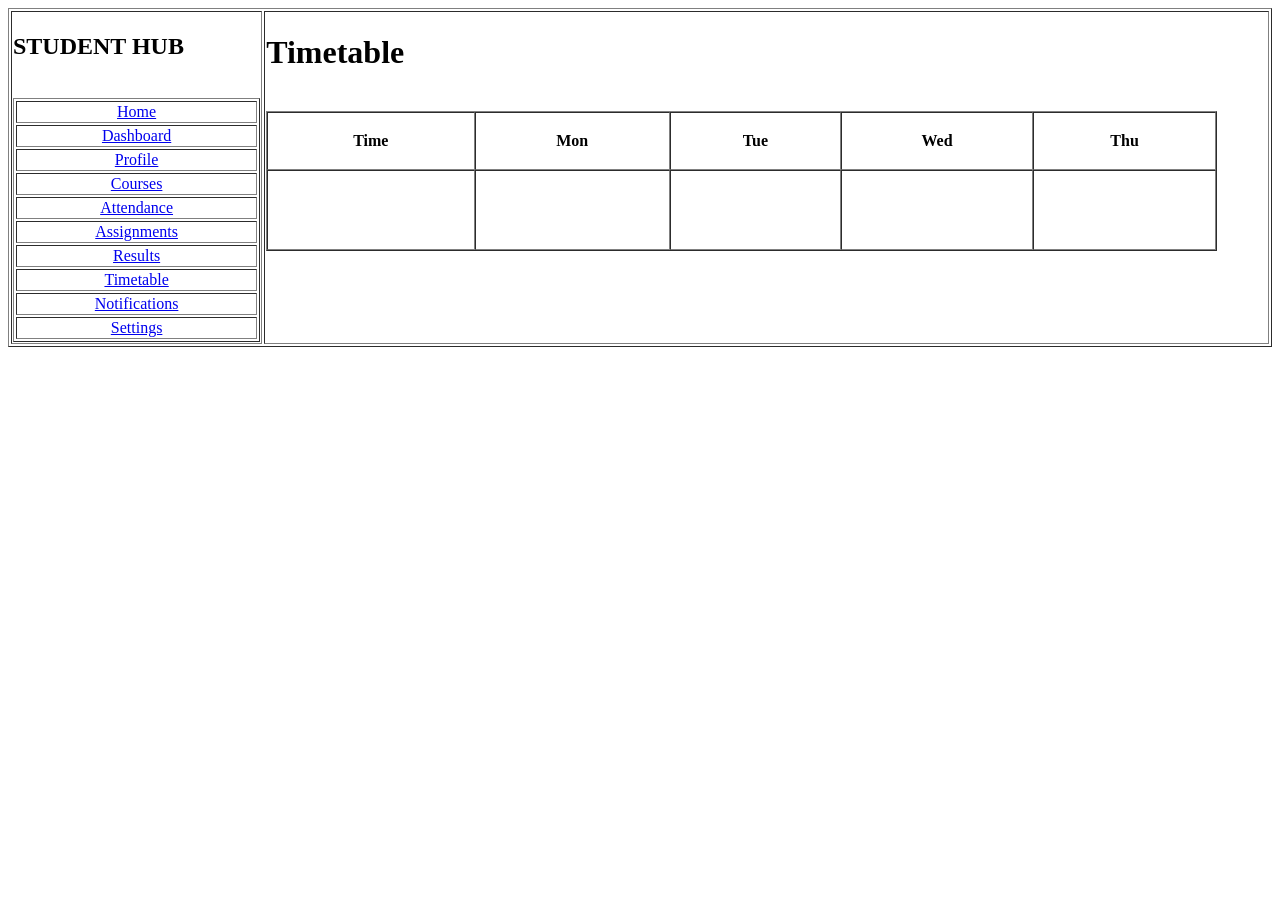
<file: timetable.html>
<!DOCTYPE html>
<html>
<head>
    <meta charset="UTF-8">
    <meta name="viewport" content="width=device-width, initial-scale=1.0">  
    <title>Student Hub - Timetable</title>
</head>

<body>

<table border="1" width="100%">
        <tr>
           <td width="20%" valign="top">
            <h2>STUDENT HUB</h2>
            <br>
            <table border="1" width="100%">
                <tr>
                    <td align="center"><a href="index.html">Home</a></td>
                </tr>
                <tr>
                    <td align="center"><a href="dashboard.html">Dashboard</a></td>
                </tr>
                <tr>
                    <td align="center"><a href="profile.html">Profile</a></td>
                </tr>
                <tr>
                    <td align="center"><a href="courses.html">Courses</a></td>
                </tr>
                <tr>
                    <td align="center"><a href="attendance.html">Attendance</a></td>
                </tr>
                <tr>
                    <td align="center"><a href="assignments.html">Assignments</a></td>
                </tr>
                <tr>
                    <td align="center"><a href="results.html">Results</a></td>
                </tr>
                <tr>
                    <td align="center"><a href="timetable.html">Timetable</a></td>
                </tr>
                <tr>
                    <td align="center"><a href="notifications.html">Notifications</a></td>
                </tr>
                <tr>
                    <td align="center"><a href="settings.html">Settings</a></td>
                </tr>
            </table>

        </td>

        <td valign="top">
            <h1>Timetable</h1>
            <br>

            <table border="1" width="95%" height="140" cellpadding="10" cellspacing="0">

                <tr align="center">
                    <td><b>Time</b></td>
                    <td><b>Mon</b></td>
                    <td><b>Tue</b></td>
                    <td><b>Wed</b></td>
                    <td><b>Thu</b></td>
                </tr>

                <tr height="80">
                    <td></td>
                    <td></td>
                    <td></td>
                    <td></td>
                    <td></td>
                </tr>

            </table>

        </td>

    </tr>

</table>

</body>
</html>
</file>
<file: Practical-5/style.css>
*{
margin:0;
padding:0;
box-sizing:border-box;
}

body{
font-family:Arial,sans-serif;
min-height:100vh;
background:linear-gradient(135deg,#dbeafe,#e0e7ff,#f3e8ff);
color:#1e293b;
padding:40px 15px;
}

.container{
width:100%;
max-width:720px;
margin:auto;
}

.form-card{
background:#fff;
padding:35px;
border-radius:20px;
box-shadow:0 15px 40px rgba(51,65,85,.18);
}

h1{
text-align:center;
color:#3730a3;
font-size:30px;
margin-bottom:8px;
}

.subtitle{
text-align:center;
color:#64748b;
font-size:15px;
margin-bottom:30px;
}

.form-group{
margin-bottom:20px;
}

.form-group label{
display:block;
font-size:15px;
font-weight:600;
color:#334155;
margin-bottom:8px;
}

input[type="text"],
input[type="email"],
input[type="tel"],
input[type="password"],
select{
width:100%;
height:46px;
padding:0 14px;
border:1px solid #cbd5e1;
border-radius:10px;
background:#f8fafc;
color:#1e293b;
font-size:15px;
outline:none;
}

input:focus,
select:focus{
background:#fff;
border-color:#6366f1;
box-shadow:0 0 0 3px rgba(99,102,241,.12);
}

input::placeholder{
color:#94a3b8;
}

.error{
display:block;
min-height:18px;
margin-top:6px;
color:#dc2626;
font-size:13px;
}

.strength-container{
width:100%;
height:7px;
background:#e2e8f0;
border-radius:10px;
margin-top:9px;
overflow:hidden;
}

.strength-bar{
width:0;
height:100%;
background:#6366f1;
border-radius:10px;
transition:.3s;
}

.strength-text{
display:block;
margin-top:6px;
color:#64748b;
font-size:13px;
font-weight:600;
}

fieldset{
border:1px solid #cbd5e1;
border-radius:12px;
padding:18px;
margin-bottom:20px;
background:#f8fafc;
}

legend{
padding:0 8px;
color:#3730a3;
font-size:15px;
font-weight:700;
}

.gender-options{
display:flex;
align-items:center;
gap:30px;
}

.gender-options label{
display:flex;
align-items:center;
gap:7px;
color:#475569;
font-weight:500;
cursor:pointer;
}

.gender-options input{
width:16px;
height:16px;
accent-color:#6366f1;
}

.terms{
margin:20px 0;
}

.terms label{
display:flex;
align-items:flex-start;
gap:8px;
color:#475569;
font-size:14px;
line-height:1.5;
cursor:pointer;
}

.terms input{
width:17px;
height:17px;
margin-top:2px;
accent-color:#6366f1;
}

.terms span{
color:#4f46e5;
font-weight:600;
}

.buttons{
display:flex;
gap:14px;
margin-top:25px;
}

button{
flex:1;
height:48px;
border:none;
border-radius:10px;
font-size:15px;
font-weight:700;
cursor:pointer;
}

#submitButton{
color:#fff;
background:linear-gradient(135deg,#4f46e5,#7c3aed);
}

#submitButton:hover{
background:linear-gradient(135deg,#4338ca,#6d28d9);
}

#resetButton{
color:#334155;
background:#e2e8f0;
}

#resetButton:hover{
background:#cbd5e1;
}

button:active{
transform:scale(.98);
}

.success{
min-height:24px;
margin-top:20px;
padding:8px;
text-align:center;
color:#15803d;
font-size:14px;
font-weight:700;
}

@media(max-width:600px){
body{
padding:20px 10px;
}

.form-card{
padding:24px 18px;
}

h1{
font-size:25px;
}

.gender-options{
flex-direction:column;
align-items:flex-start;
gap:12px;
}

.buttons{
flex-direction:column;
}

button{
width:100%;
}
}

@media(max-width:380px){
.form-card{
padding:20px 14px;
}

h1{
font-size:22px;
}
}
</file>
<file: Practical_6/style.css>
* {
    box-sizing: border-box;
}

body {
    margin: 0;
    font-family: Arial, sans-serif;
    background: #f4f7fb;
    color: #222;
}

header {
    background: #173b57;
    color: white;
    text-align: center;
    padding: 25px 15px;
}

header h1 {
    margin: 0 0 8px;
}

header p {
    margin: 0;
}

.menu {
    background: white;
    text-align: center;
    padding: 15px;
    box-shadow: 0 2px 6px #ccc;
}

.menu-btn {
    padding: 10px 25px;
    margin: 4px;
    border: 1px solid #173b57;
    background: white;
    color: #173b57;
    border-radius: 6px;
    cursor: pointer;
    font-size: 15px;
}

.menu-btn:hover,
.menu-btn.active {
    background: #173b57;
    color: white;
}

main {
    width: 90%;
    max-width: 1100px;
    margin: 25px auto;
    min-height: 500px;
}

.section h2 {
    color: #173b57;
}

.hidden {
    display: none;
}

.controls {
    background: white;
    padding: 18px;
    border-radius: 10px;
    display: flex;
    gap: 12px;
    flex-wrap: wrap;
    box-shadow: 0 2px 8px #ccc;
    margin-bottom: 20px;
}

.controls input,
.controls select {
    padding: 11px;
    border: 1px solid #bbb;
    border-radius: 6px;
    font-size: 15px;
}

.controls input {
    flex: 1;
    min-width: 230px;
}

.grid {
    display: grid;
    grid-template-columns: repeat(auto-fit, minmax(250px, 1fr));
    gap: 18px;
}

.card {
    background: white;
    border-radius: 10px;
    padding: 18px;
    box-shadow: 0 2px 8px #ccc;
    border-left: 5px solid #173b57;
}

.card h3 {
    color: #173b57;
    margin-top: 8px;
}

.badge {
    display: inline-block;
    padding: 5px 9px;
    border-radius: 15px;
    background: #e7f0f7;
    color: #173b57;
    font-size: 13px;
    font-weight: bold;
}

.status {
    text-align: center;
    font-weight: bold;
}

.pagination {
    text-align: center;
    margin: 25px 0;
}

.pagination button {
    padding: 9px 13px;
    margin: 4px;
    border: 1px solid #173b57;
    background: white;
    color: #173b57;
    border-radius: 5px;
    cursor: pointer;
}

.pagination button.active,
.pagination button:hover {
    background: #173b57;
    color: white;
}

.faq {
    background: white;
    margin: 12px 0;
    border-radius: 8px;
    box-shadow: 0 2px 6px #ccc;
    overflow: hidden;
}

.faq-question {
    padding: 16px;
    font-weight: bold;
    color: #173b57;
    cursor: pointer;
}

.faq-answer {
    padding: 0 16px 16px;
    line-height: 1.5;
    display: none;
}

.faq-answer.show {
    display: block;
}

footer {
    text-align: center;
    background: #173b57;
    color: white;
    padding: 15px;
    margin-top: 30px;
}

@media (max-width: 600px) {
    main {
        width: 94%;
    }

    .controls {
        flex-direction: column;
    }

    .controls input,
    .controls select {
        width: 100%;
    }
}
</file>
